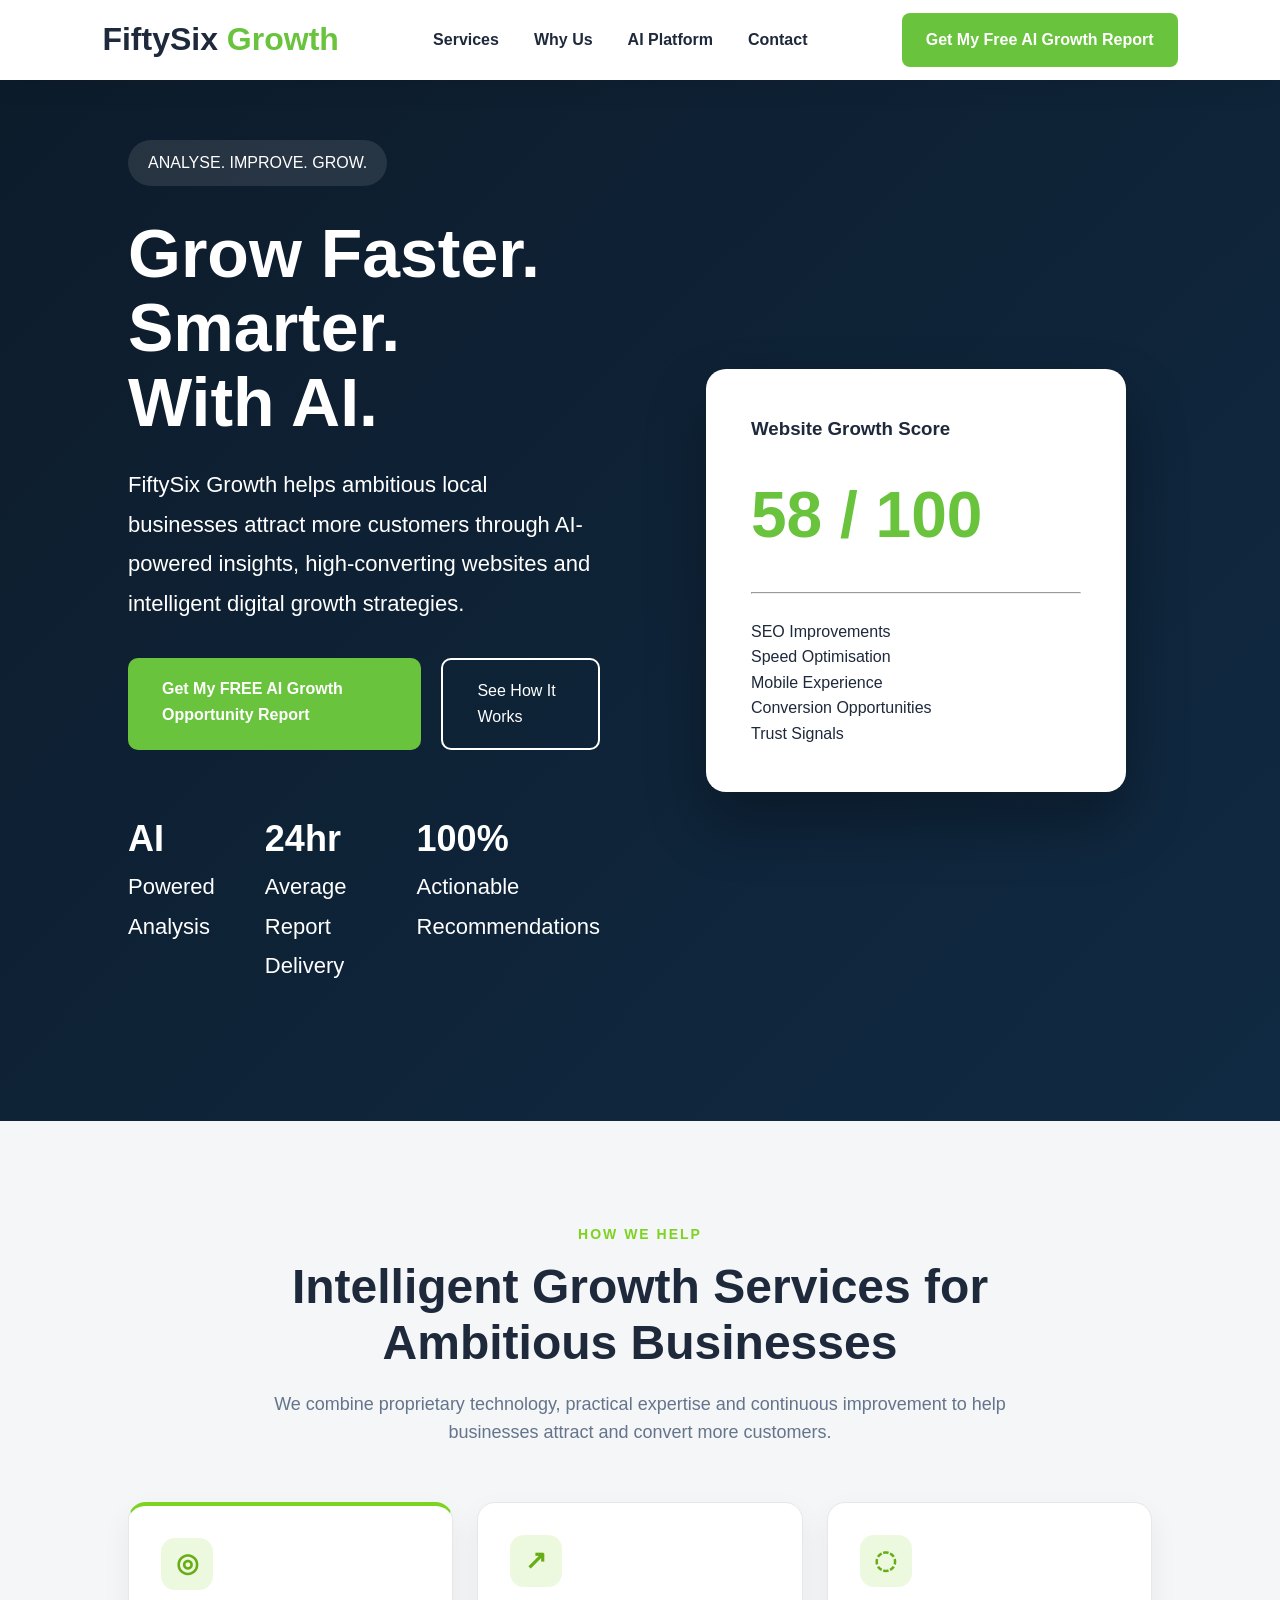
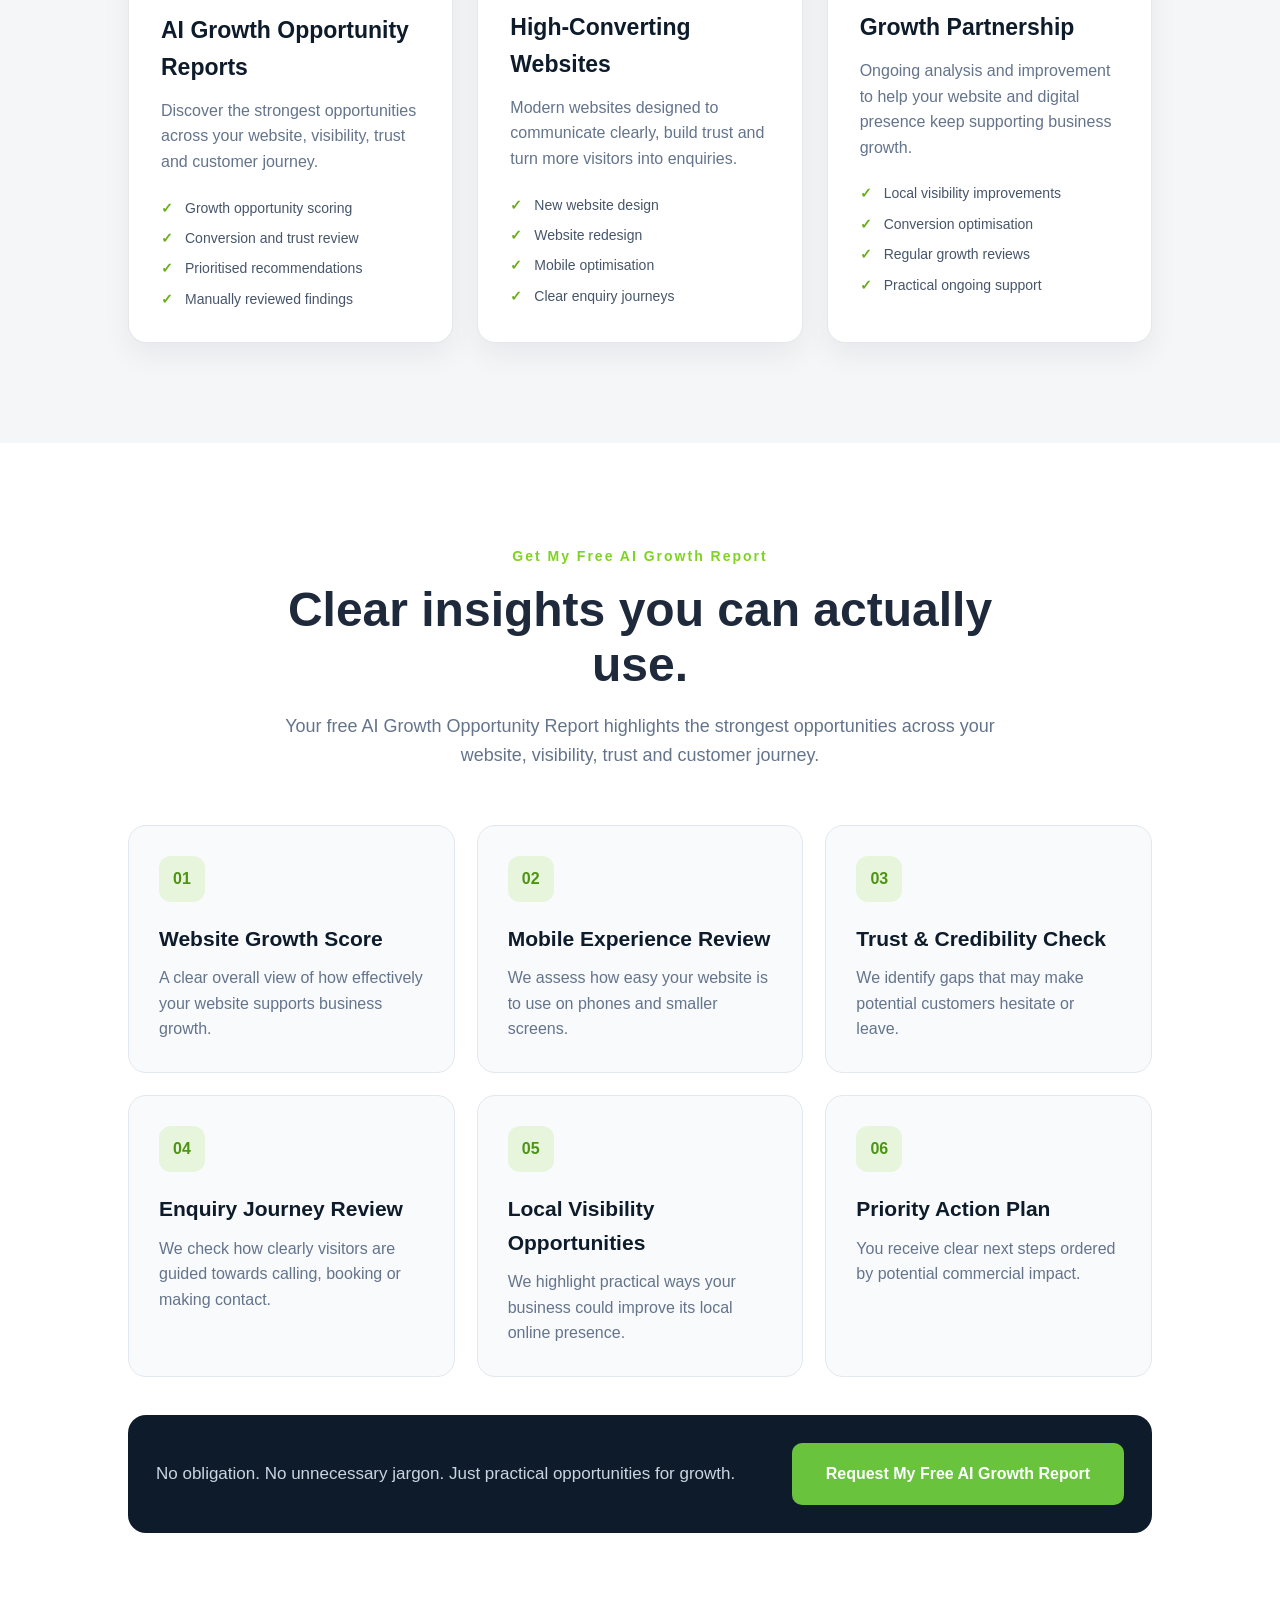
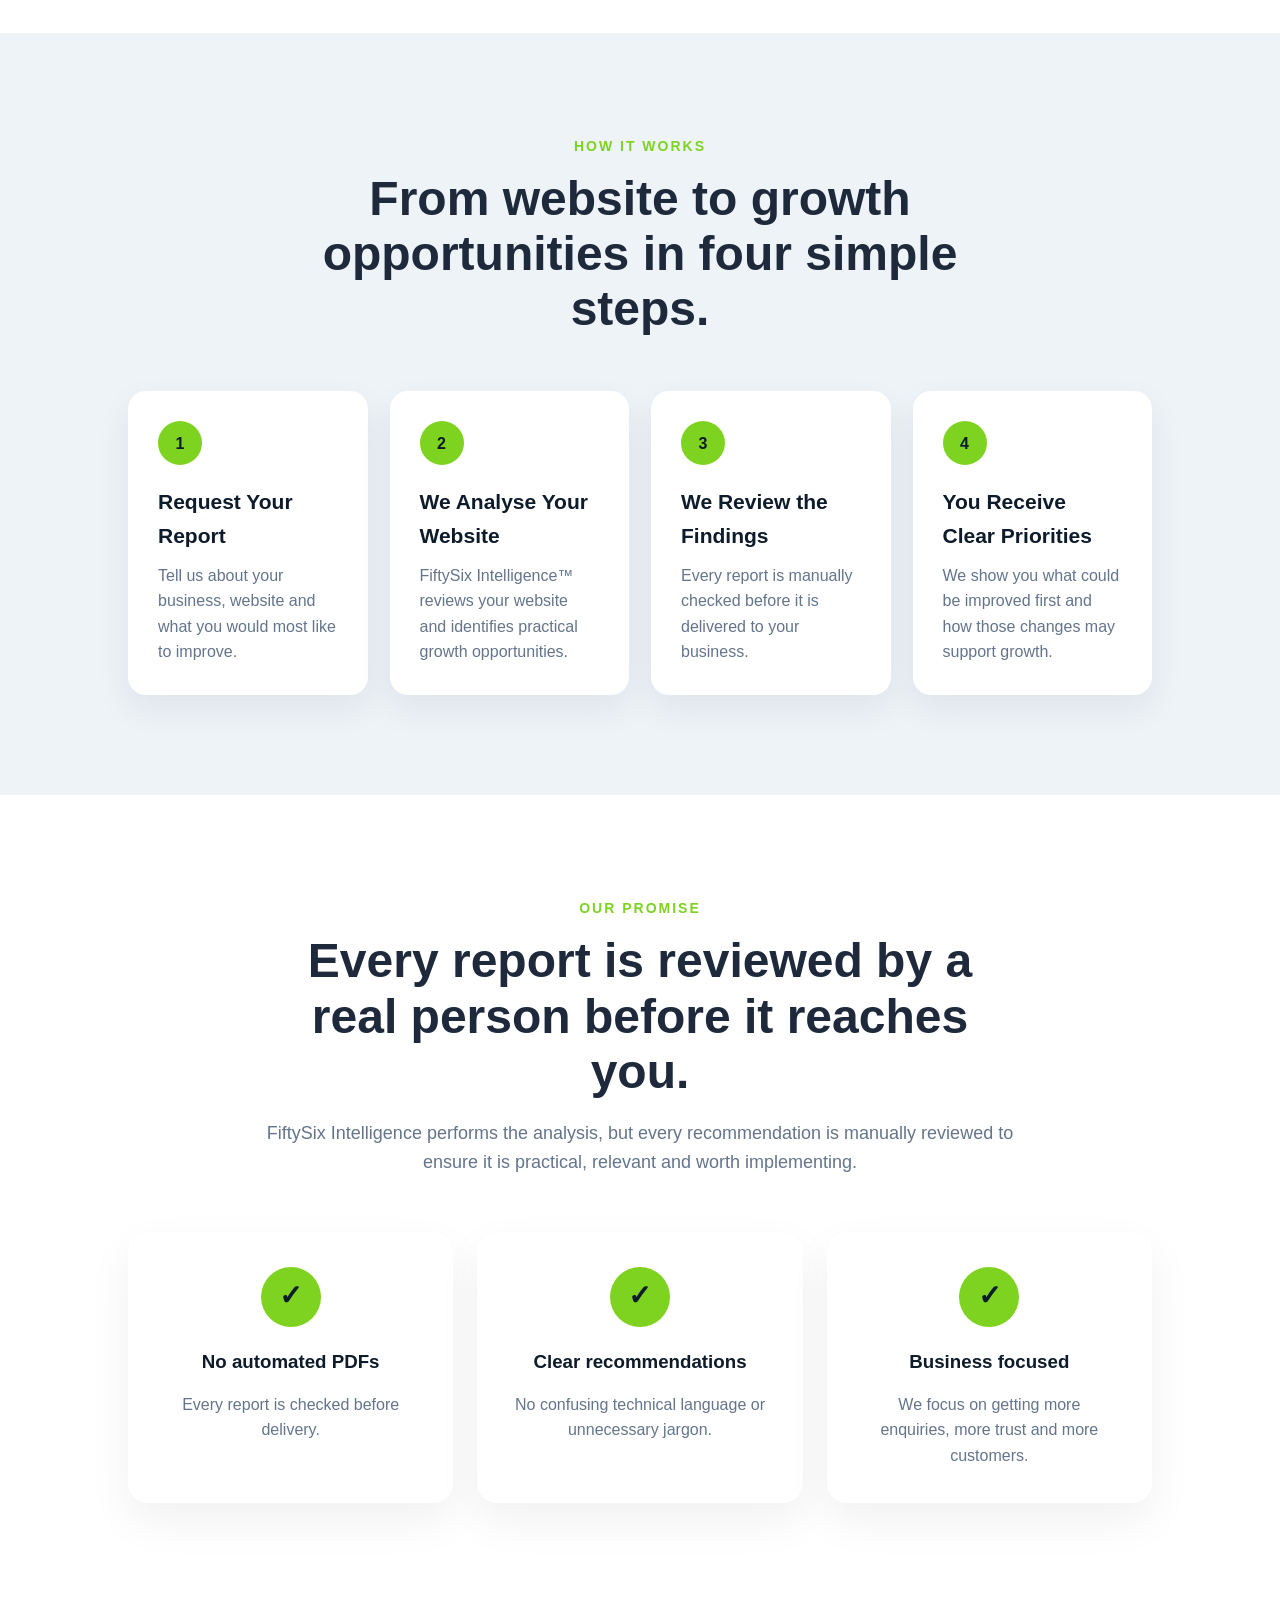
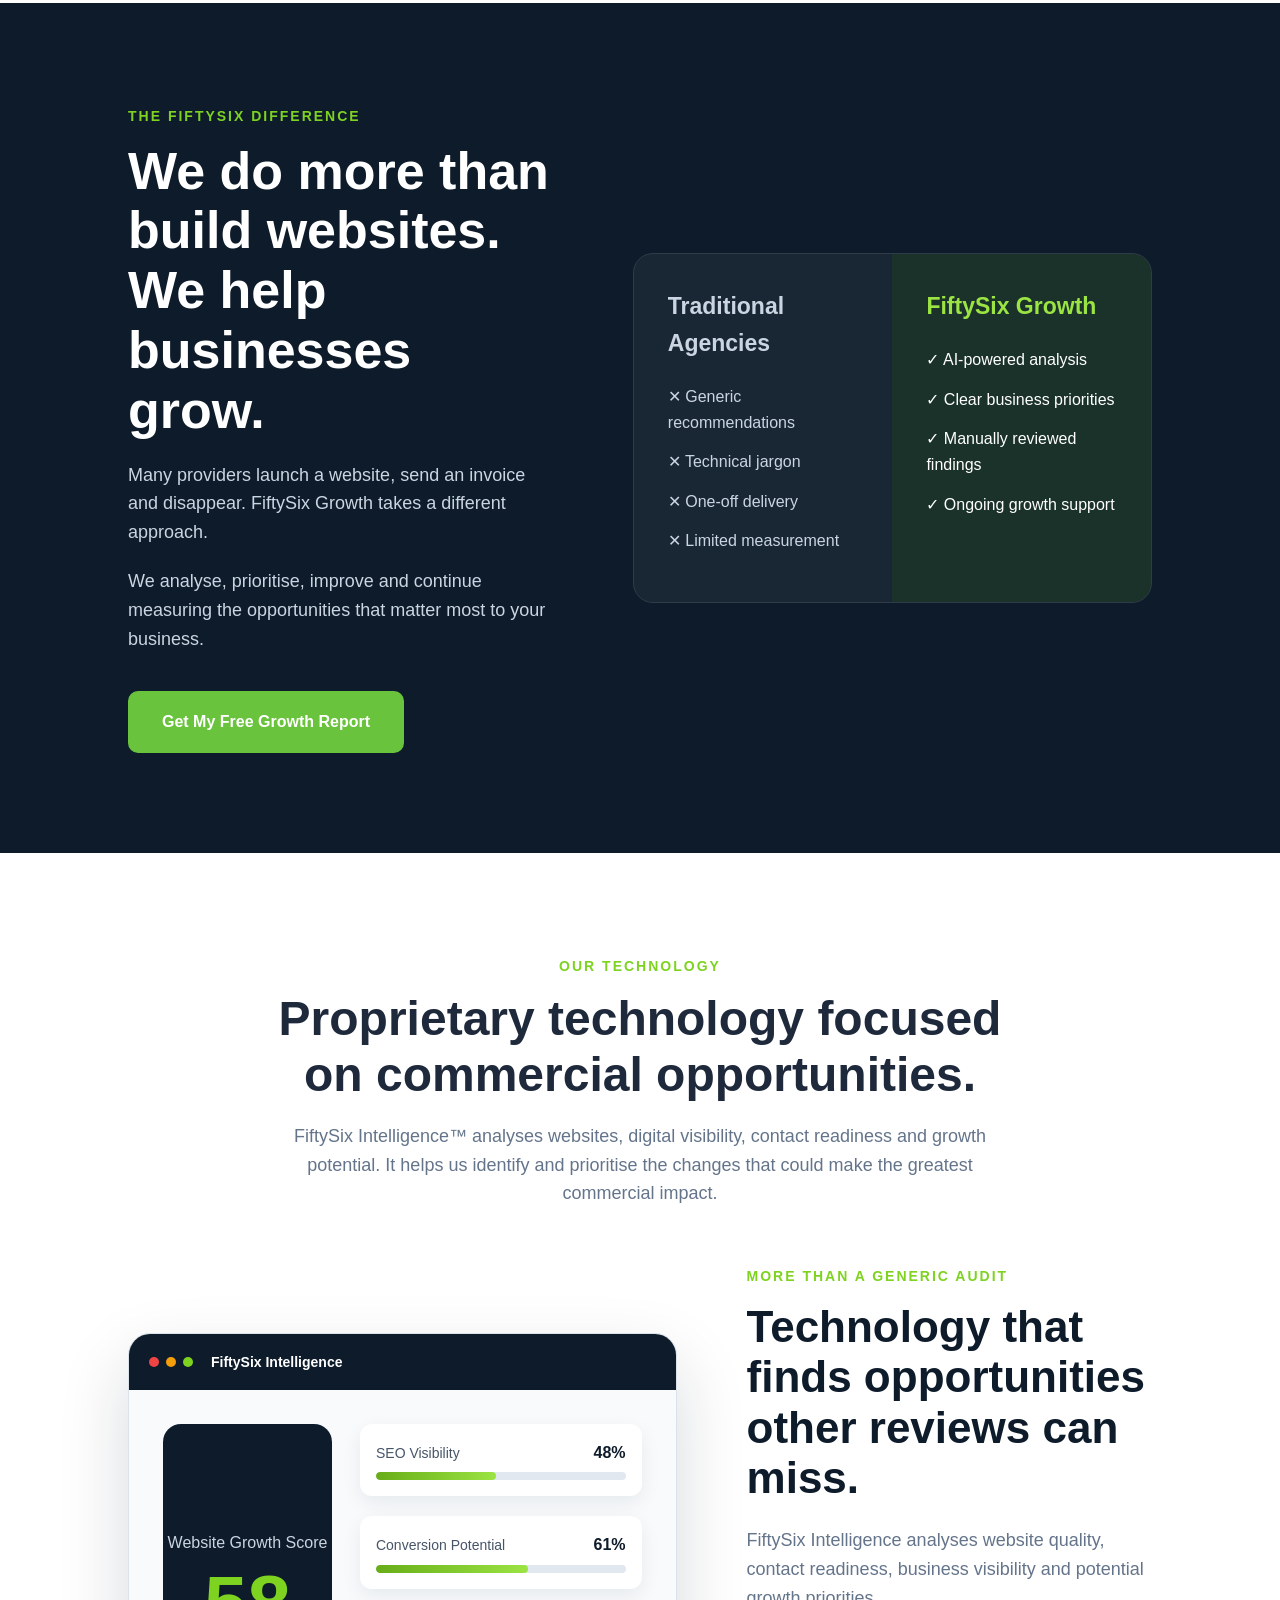
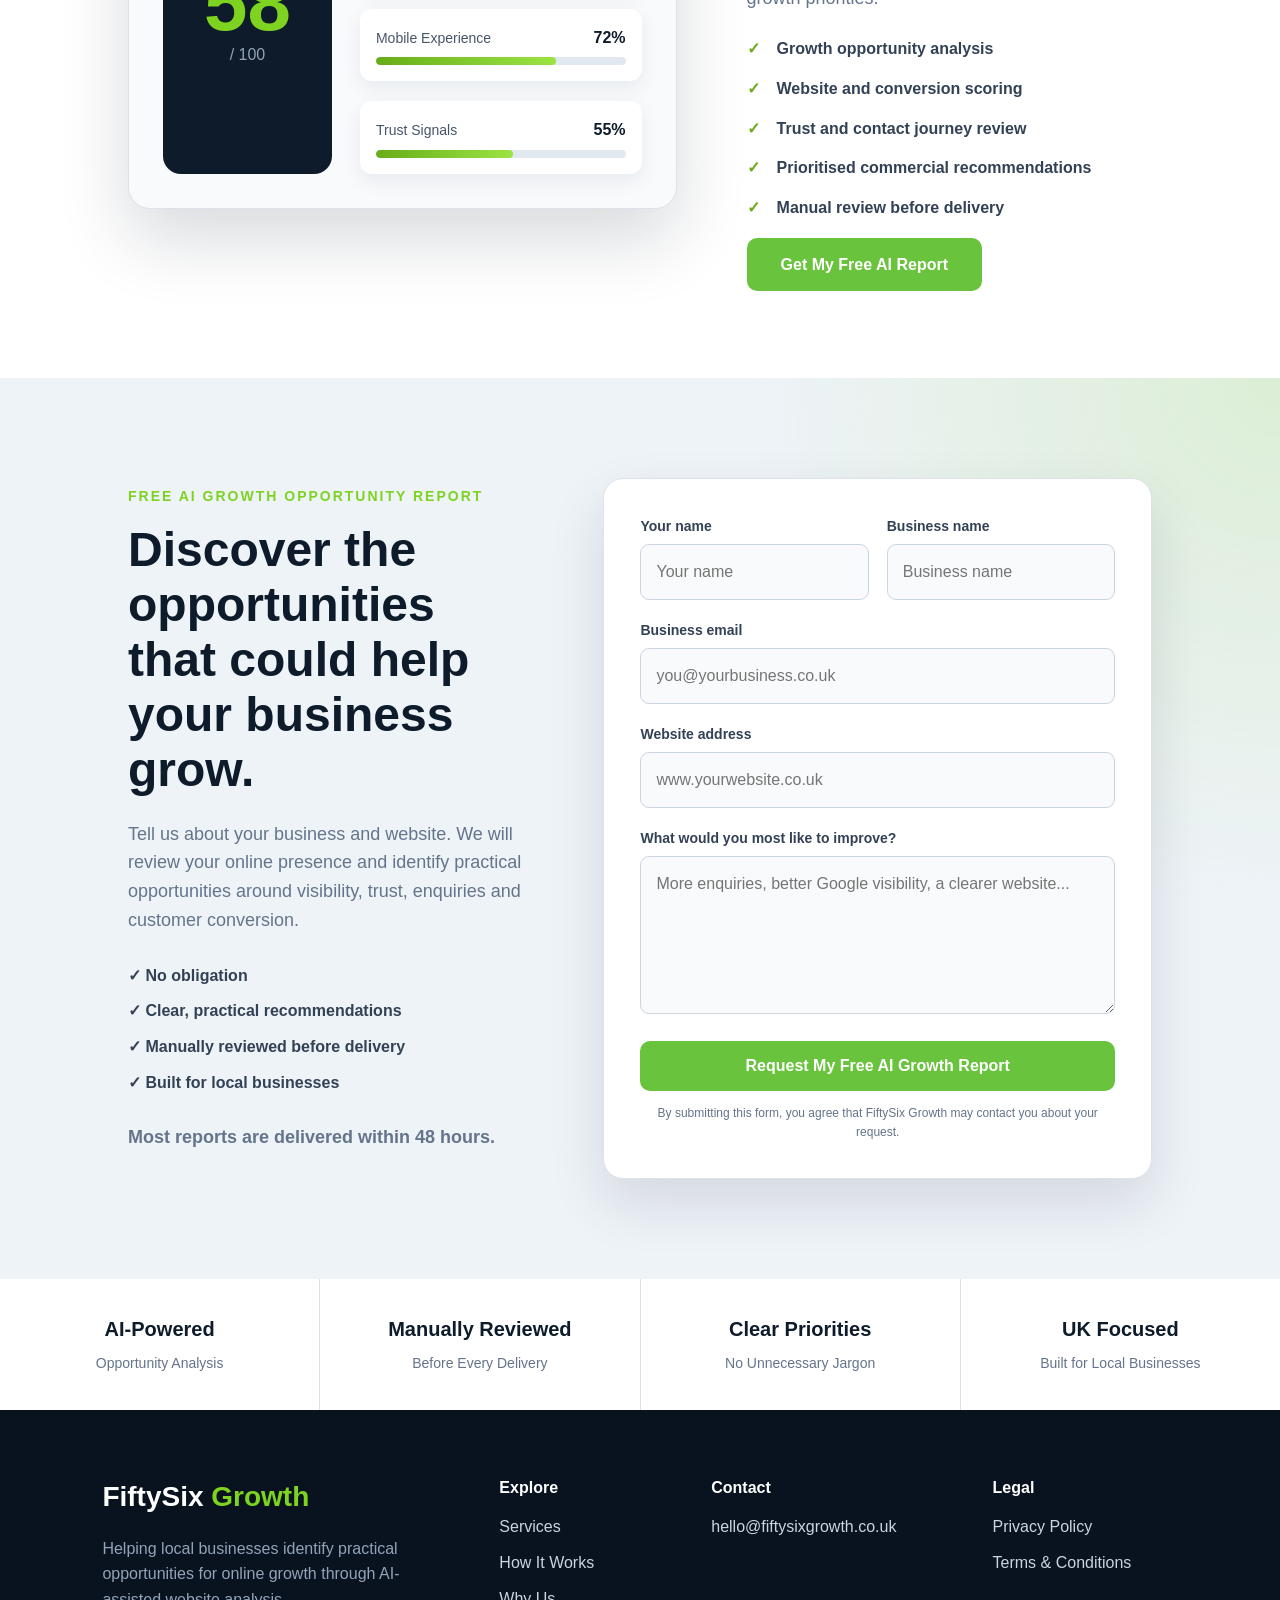
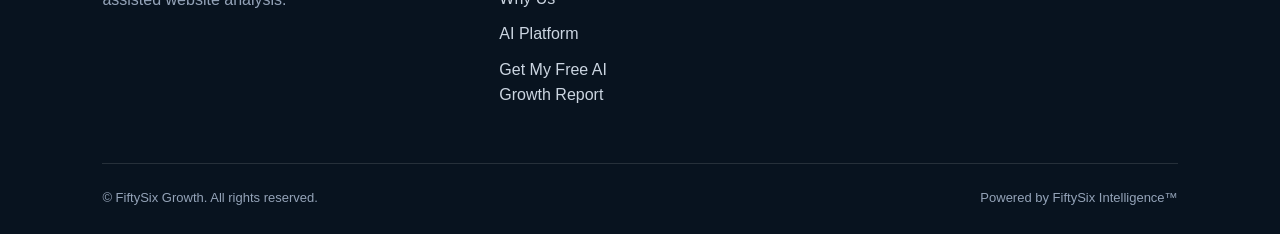
<file: index.html>
<!DOCTYPE html>
<html lang="en">

<head>

<meta charset="UTF-8">
<meta name="viewport" content="width=device-width, initial-scale=1.0">

<title>FiftySix Growth | AI-Powered Business Growth</title>

<meta
    name="description"
    content="FiftySix Growth helps ambitious local businesses attract more customers through AI-powered growth insights, high-converting websites and intelligent digital strategies."
>

<link rel="stylesheet" href="style.css">

</head>

<body>

<header class="navbar">

    <div class="logo">
        FiftySix <span>Growth</span>
    </div>

    <nav>

        <a href="#services">Services</a>

        <a href="#why">Why Us</a>

        <a href="#software">AI Platform</a>

        <a href="#contact">Contact</a>

    </nav>

    <a href="#contact" class="nav-button">
        Get My Free AI Growth Report
    </a>

</header>

<section id="hero">

<div class="hero-content">

<div class="hero-left">

<div class="badge">

ANALYSE. IMPROVE. GROW.

</div>

<h1>
Grow Faster.<br>
Smarter.<br>
With AI.
</h1>

<p>
FiftySix Growth helps ambitious local businesses attract more customers
through AI-powered insights, high-converting websites and intelligent
digital growth strategies.
</p>

<div class="hero-buttons">

<a href="#contact" class="primary-button">

Get My FREE AI Growth Opportunity Report

</a>

<a href="#software" class="secondary-button">

See How It Works

</a>

</div>

<div class="stats">

<div>

<h2>AI</h2>

<p>Powered Analysis</p>

</div>

<div>

<h2>24hr</h2>

<p>Average Report Delivery</p>

</div>

<div>

<h2>100%</h2>

<p>Actionable Recommendations</p>

</div>

</div>

</div>

<div class="hero-right">

<div class="mock-card">

<h3>Website Growth Score</h3>

<h1>58 / 100</h1>

<hr>

<p>SEO Improvements</p>

<p>Speed Optimisation</p>

<p>Mobile Experience</p>

<p>Conversion Opportunities</p>

<p>Trust Signals</p>

</div>

</div>

</div>

</section>

<section id="services" class="light-section">

    <div class="section-heading">
        <span>HOW WE HELP</span>

        <h2>
            Intelligent Growth Services for Ambitious Businesses
        </h2>

        <p>
            We combine proprietary technology, practical expertise and
            continuous improvement to help businesses attract and convert
            more customers.
        </p>
    </div>

    <div class="service-grid service-grid-three">

        <article class="service-card featured-service">
            <div class="service-icon">◎</div>

            <h3>AI Growth Opportunity Reports</h3>

            <p>
                Discover the strongest opportunities across your website,
                visibility, trust and customer journey.
            </p>

            <ul class="service-points">
                <li>Growth opportunity scoring</li>
                <li>Conversion and trust review</li>
                <li>Prioritised recommendations</li>
                <li>Manually reviewed findings</li>
            </ul>
        </article>

        <article class="service-card">
            <div class="service-icon">↗</div>

            <h3>High-Converting Websites</h3>

            <p>
                Modern websites designed to communicate clearly, build trust
                and turn more visitors into enquiries.
            </p>

            <ul class="service-points">
                <li>New website design</li>
                <li>Website redesign</li>
                <li>Mobile optimisation</li>
                <li>Clear enquiry journeys</li>
            </ul>
        </article>

        <article class="service-card">
            <div class="service-icon">◌</div>

            <h3>Growth Partnership</h3>

            <p>
                Ongoing analysis and improvement to help your website and
                digital presence keep supporting business growth.
            </p>

            <ul class="service-points">
                <li>Local visibility improvements</li>
                <li>Conversion optimisation</li>
                <li>Regular growth reviews</li>
                <li>Practical ongoing support</li>
            </ul>
        </article>

    </div>

</section>

<section id="report-includes" class="report-includes-section">

    <div class="section-heading">

        <span>Get My Free AI Growth Report</span>

        <h2>
            Clear insights you can actually use.
        </h2>

        <p>
            Your free AI Growth Opportunity Report highlights the strongest
            opportunities across your website, visibility, trust and customer
            journey.
        </p>

    </div>

    <div class="report-includes-grid">

        <article class="report-feature">
            <div class="report-feature-icon">01</div>
            <h3>Website Growth Score</h3>
            <p>
                A clear overall view of how effectively your website supports
                business growth.
            </p>
        </article>

        <article class="report-feature">
            <div class="report-feature-icon">02</div>
            <h3>Mobile Experience Review</h3>
            <p>
                We assess how easy your website is to use on phones and smaller
                screens.
            </p>
        </article>

        <article class="report-feature">
            <div class="report-feature-icon">03</div>
            <h3>Trust & Credibility Check</h3>
            <p>
                We identify gaps that may make potential customers hesitate or
                leave.
            </p>
        </article>

        <article class="report-feature">
            <div class="report-feature-icon">04</div>
            <h3>Enquiry Journey Review</h3>
            <p>
                We check how clearly visitors are guided towards calling,
                booking or making contact.
            </p>
        </article>

        <article class="report-feature">
            <div class="report-feature-icon">05</div>
            <h3>Local Visibility Opportunities</h3>
            <p>
                We highlight practical ways your business could improve its
                local online presence.
            </p>
        </article>

        <article class="report-feature">
            <div class="report-feature-icon">06</div>
            <h3>Priority Action Plan</h3>
            <p>
                You receive clear next steps ordered by potential commercial
                impact.
            </p>
        </article>

    </div>

    <div class="report-cta">

        <p>
            No obligation. No unnecessary jargon. Just practical opportunities
            for growth.
        </p>

        <a href="#contact" class="primary-button">
            Request My Free AI Growth Report
        </a>

    </div>

</section>

<section id="process" class="process-section">

    <div class="section-heading">

        <span>HOW IT WORKS</span>

        <h2>
            From website to growth opportunities in four simple steps.
        </h2>

    </div>

    <div class="process-grid">

        <article class="process-step">

            <div class="process-number">1</div>

            <h3>Request Your Report</h3>

            <p>
                Tell us about your business, website and what you would most
                like to improve.
            </p>

        </article>

        <article class="process-step">

            <div class="process-number">2</div>

            <h3>We Analyse Your Website</h3>

            <p>
                FiftySix Intelligence™ reviews your website and identifies
                practical growth opportunities.
            </p>

        </article>

        <article class="process-step">

            <div class="process-number">3</div>

            <h3>We Review the Findings</h3>

            <p>
                Every report is manually checked before it is delivered to your
                business.
            </p>

        </article>

        <article class="process-step">

            <div class="process-number">4</div>

            <h3>You Receive Clear Priorities</h3>

            <p>
                We show you what could be improved first and how those changes
                may support growth.
            </p>

        </article>

    </div>

</section>

<section class="promise-section">

    <div class="section-heading">
        <span>OUR PROMISE</span>

        <h2>
            Every report is reviewed by a real person before it reaches you.
        </h2>

        <p>
            FiftySix Intelligence performs the analysis, but every recommendation
            is manually reviewed to ensure it is practical, relevant and worth
            implementing.
        </p>
    </div>

    <div class="promise-grid">

        <div class="promise-card">
            <div class="tick">✓</div>
            <h3>No automated PDFs</h3>
            <p>
                Every report is checked before delivery.
            </p>
        </div>

        <div class="promise-card">
            <div class="tick">✓</div>
            <h3>Clear recommendations</h3>
            <p>
                No confusing technical language or unnecessary jargon.
            </p>
        </div>

        <div class="promise-card">
            <div class="tick">✓</div>
            <h3>Business focused</h3>
            <p>
                We focus on getting more enquiries, more trust and more customers.
            </p>
        </div>

    </div>

</section>

<section id="why" class="dark-section">

    <div class="why-layout">

        <div class="why-copy">

            <span class="eyebrow">THE FIFTYSIX DIFFERENCE</span>

            <h2>
                We do more than build websites.
                We help businesses grow.
            </h2>

            <p>
                Many providers launch a website, send an invoice and disappear.
                FiftySix Growth takes a different approach.
            </p>

            <p>
                We analyse, prioritise, improve and continue measuring the
                opportunities that matter most to your business.
            </p>

            <a href="#contact" class="primary-button">
                Get My Free Growth Report
            </a>

        </div>

        <div class="comparison-panel">

            <div class="comparison-column comparison-other">
                <h3>Traditional Agencies</h3>

                <p>✕ Generic recommendations</p>
                <p>✕ Technical jargon</p>
                <p>✕ One-off delivery</p>
                <p>✕ Limited measurement</p>
            </div>

            <div class="comparison-column comparison-us">
                <h3>FiftySix Growth</h3>

                <p>✓ AI-powered analysis</p>
                <p>✓ Clear business priorities</p>
                <p>✓ Manually reviewed findings</p>
                <p>✓ Ongoing growth support</p>
            </div>

        </div>

    </div>

</section>

<section id="software" class="software-section">

    <div class="section-heading">
        <span>OUR TECHNOLOGY</span>
        <h2> Proprietary technology focused on commercial opportunities. </h2>
        <p>
             FiftySix Intelligence™ analyses websites, digital visibility,
             contact readiness and growth potential. It helps us identify and
             prioritise the changes that could make the greatest commercial impact.
        </p>
    </div>

    <div class="software-layout">

        <div class="software-preview">

            <div class="preview-topbar">
                <div class="preview-dots">
                    <span></span>
                    <span></span>
                    <span></span>
                </div>

                <p>FiftySix Intelligence</p>
            </div>

            <div class="preview-content">

                <div class="score-panel">
                    <p>Website Growth Score</p>
                    <strong>58</strong>
                    <span>/ 100</span>
                </div>

                <div class="preview-metrics">

                    <div>
                        <span>SEO Visibility</span>
                        <strong>48%</strong>
                        <div class="metric-bar">
                            <i style="width: 48%;"></i>
                        </div>
                    </div>

                    <div>
                        <span>Conversion Potential</span>
                        <strong>61%</strong>
                        <div class="metric-bar">
                            <i style="width: 61%;"></i>
                        </div>
                    </div>

                    <div>
                        <span>Mobile Experience</span>
                        <strong>72%</strong>
                        <div class="metric-bar">
                            <i style="width: 72%;"></i>
                        </div>
                    </div>

                    <div>
                        <span>Trust Signals</span>
                        <strong>55%</strong>
                        <div class="metric-bar">
                            <i style="width: 55%;"></i>
                        </div>
                    </div>

                </div>

            </div>

        </div>

        <div class="software-copy">

            <span class="eyebrow">MORE THAN A GENERIC AUDIT</span>

            <h2>
                Technology that finds opportunities other reviews can miss.
            </h2>

            <p>
                FiftySix Intelligence analyses website quality, contact
                readiness, business visibility and potential growth priorities.
            </p>

            <ul class="feature-list">
                <li>Growth opportunity analysis</li>
                <li>Website and conversion scoring</li>
                <li>Trust and contact journey review</li>
                <li>Prioritised commercial recommendations</li>
                <li>Manual review before delivery</li>
            </ul>

            <a href="#contact" class="primary-button">
                Get My Free AI Report
            </a>

        </div>

    </div>

</section>

<section id="contact" class="contact-section">

    <div class="contact-layout">

        <div class="contact-copy">

            <span class="eyebrow">
                FREE AI GROWTH OPPORTUNITY REPORT
            </span>

            <h2>
                Discover the opportunities that could help your business grow.
            </h2>

            <p>
                Tell us about your business and website. We will review your
                online presence and identify practical opportunities around
                visibility, trust, enquiries and customer conversion.
            </p>

            <div class="contact-points">
                <p>✓ No obligation</p>
                <p>✓ Clear, practical recommendations</p>
                <p>✓ Manually reviewed before delivery</p>
                <p>✓ Built for local businesses</p>
            </div>

            <p class="delivery-promise">
                Most reports are delivered within 48 hours.
            </p>

        </div>

        <form
            id="report-form"
            class="report-form"
            action="https://formspree.io/f/xdarqvon"
            method="POST"
        >

            <input
                type="hidden"
                name="_subject"
                value="New Free AI Growth Report Request"
            >

            <div class="honeypot-field" aria-hidden="true">
                <input
                    type="text"
                    name="_gotcha"
                    tabindex="-1"
                    autocomplete="off"
                >
            </div>

            <div class="form-row">

                <div class="form-group">
                    <label for="name">Your name</label>

                    <input
                        type="text"
                        id="name"
                        name="Customer Name"
                        required
                        autocomplete="name"
                        placeholder="Your name"
                    >
                </div>

                <div class="form-group">
                    <label for="business">Business name</label>

                    <input
                        type="text"
                        id="business"
                        name="Business Name"
                        required
                        autocomplete="organization"
                        placeholder="Business name"
                    >
                </div>

            </div>

            <div class="form-group">
                <label for="email">Business email</label>

                <input
                    type="email"
                    id="email"
                    name="email"
                    required
                    autocomplete="email"
                    placeholder="you@yourbusiness.co.uk"
                >
            </div>

            <div class="form-group">
                <label for="website">Website address</label>

                <input
                    type="text"
                    id="website"
                    name="Website"
                    required
                    placeholder="www.yourwebsite.co.uk"
                >
            </div>

            <div class="form-group">
                <label for="message">
                    What would you most like to improve?
                </label>

                <textarea
                    id="message"
                    name="Growth Priorities"
                    rows="5"
                    placeholder="More enquiries, better Google visibility, a clearer website..."
                ></textarea>
            </div>

            <button type="submit" class="form-button">
                Request My Free AI Growth Report
            </button>

            <p
                id="form-status"
                class="form-status"
                role="status"
                aria-live="polite"
            ></p>

            <p class="form-note">
                By submitting this form, you agree that FiftySix Growth may
                contact you about your request.
            </p>

        </form>

    </div>

</section>

<section class="trust-strip">

    <div class="trust-stat">
        <strong>AI-Powered</strong>
        <span>Opportunity Analysis</span>
    </div>

    <div class="trust-stat">
        <strong>Manually Reviewed</strong>
        <span>Before Every Delivery</span>
    </div>

    <div class="trust-stat">
        <strong>Clear Priorities</strong>
        <span>No Unnecessary Jargon</span>
    </div>

    <div class="trust-stat">
        <strong>UK Focused</strong>
        <span>Built for Local Businesses</span>
    </div>

</section>

<footer class="site-footer">

    <div class="footer-grid">

        <div>

            <div class="footer-logo">
                FiftySix <span>Growth</span>
            </div>

            <p>
                Helping local businesses identify practical opportunities for
                online growth through AI-assisted website analysis.
            </p>

        </div>

        <div>

            <h3>Explore</h3>

            <a href="#services">Services</a>
            <a href="#process">How It Works</a>
            <a href="#why">Why Us</a>
            <a href="#software">AI Platform</a>
            <a href="#contact">Get My Free AI Growth Report</a>

        </div>

        <div>

            <h3>Contact</h3>

            <a href="mailto:hello@fiftysixgrowth.co.uk">
                hello@fiftysixgrowth.co.uk
            </a>

        </div>

        <div>

            <h3>Legal</h3>

            <a href="privacy.html">
                Privacy Policy
            </a>

            <a href="terms.html">
                Terms & Conditions
            </a>

        </div>

    </div>

    <div class="footer-bottom">

        <p>
            © <span id="current-year"></span> FiftySix Growth.
            All rights reserved.
        </p>

        <p>
            Powered by FiftySix Intelligence™
        </p>

    </div>

</footer>

<script src="script.js"></script>

</body>

</html>
</file>
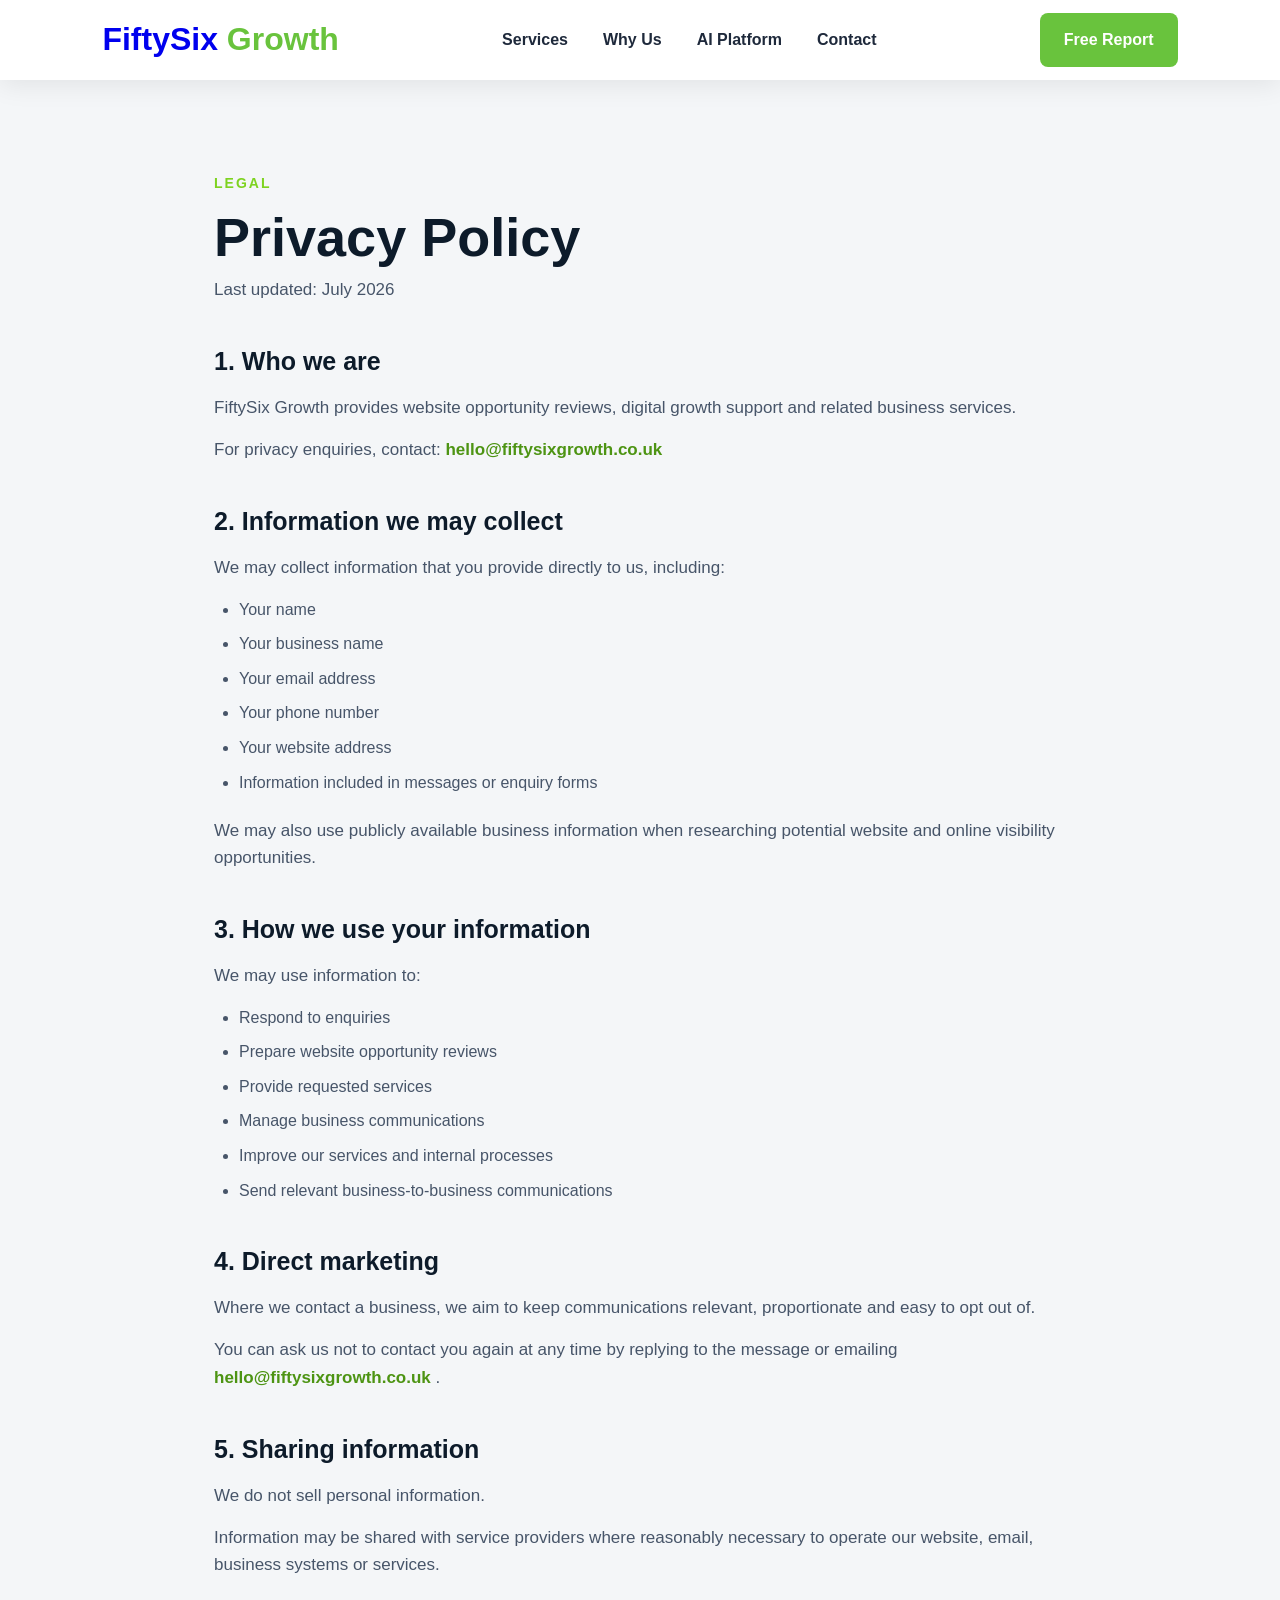
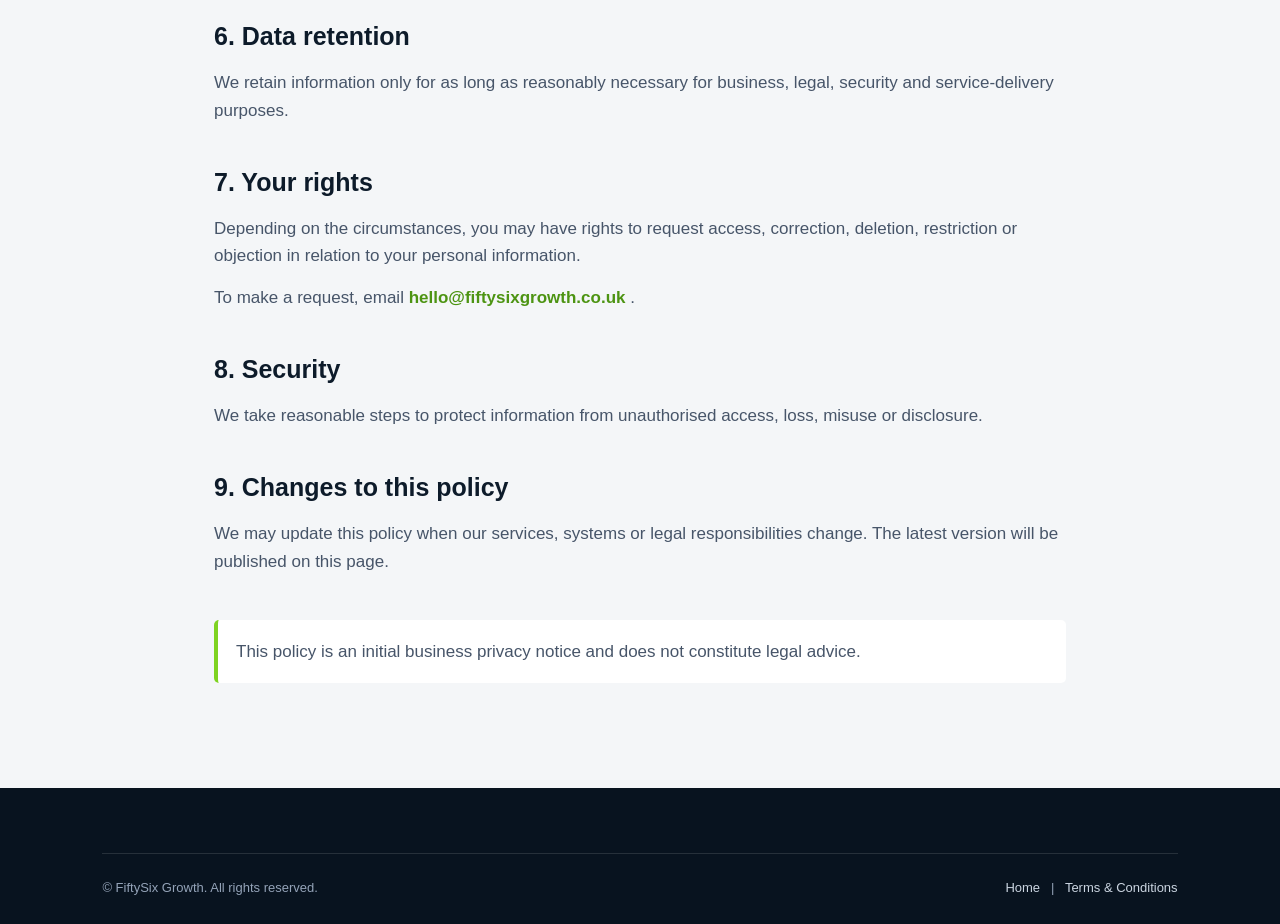
<file: privacy.html>
<!DOCTYPE html>
<html lang="en">

<head>
    <meta charset="UTF-8">
    <meta name="viewport" content="width=device-width, initial-scale=1.0">

    <title>Privacy Policy | FiftySix Growth</title>

    <link rel="stylesheet" href="style.css">
</head>

<body>

<header class="navbar">

    <a href="index.html" class="logo">
        FiftySix <span>Growth</span>
    </a>

    <nav>
        <a href="index.html#services">Services</a>
        <a href="index.html#why">Why Us</a>
        <a href="index.html#software">AI Platform</a>
        <a href="index.html#contact">Contact</a>
    </nav>

    <a href="index.html#contact" class="nav-button">
        Free Report
    </a>

</header>

<main class="legal-page">

    <section class="legal-content">

        <span class="eyebrow">LEGAL</span>

        <h1>Privacy Policy</h1>

        <p class="legal-updated">
            Last updated: July 2026
        </p>

        <h2>1. Who we are</h2>

        <p>
            FiftySix Growth provides website opportunity reviews, digital growth
            support and related business services.
        </p>

        <p>
            For privacy enquiries, contact:
            <a href="mailto:hello@fiftysixgrowth.co.uk">
                hello@fiftysixgrowth.co.uk
            </a>
        </p>

        <h2>2. Information we may collect</h2>

        <p>
            We may collect information that you provide directly to us,
            including:
        </p>

        <ul>
            <li>Your name</li>
            <li>Your business name</li>
            <li>Your email address</li>
            <li>Your phone number</li>
            <li>Your website address</li>
            <li>Information included in messages or enquiry forms</li>
        </ul>

        <p>
            We may also use publicly available business information when
            researching potential website and online visibility opportunities.
        </p>

        <h2>3. How we use your information</h2>

        <p>We may use information to:</p>

        <ul>
            <li>Respond to enquiries</li>
            <li>Prepare website opportunity reviews</li>
            <li>Provide requested services</li>
            <li>Manage business communications</li>
            <li>Improve our services and internal processes</li>
            <li>Send relevant business-to-business communications</li>
        </ul>

        <h2>4. Direct marketing</h2>

        <p>
            Where we contact a business, we aim to keep communications relevant,
            proportionate and easy to opt out of.
        </p>

        <p>
            You can ask us not to contact you again at any time by replying to
            the message or emailing
            <a href="mailto:hello@fiftysixgrowth.co.uk">
                hello@fiftysixgrowth.co.uk
            </a>.
        </p>

        <h2>5. Sharing information</h2>

        <p>
            We do not sell personal information.
        </p>

        <p>
            Information may be shared with service providers where reasonably
            necessary to operate our website, email, business systems or
            services.
        </p>

        <h2>6. Data retention</h2>

        <p>
            We retain information only for as long as reasonably necessary for
            business, legal, security and service-delivery purposes.
        </p>

        <h2>7. Your rights</h2>

        <p>
            Depending on the circumstances, you may have rights to request
            access, correction, deletion, restriction or objection in relation
            to your personal information.
        </p>

        <p>
            To make a request, email
            <a href="mailto:hello@fiftysixgrowth.co.uk">
                hello@fiftysixgrowth.co.uk
            </a>.
        </p>

        <h2>8. Security</h2>

        <p>
            We take reasonable steps to protect information from unauthorised
            access, loss, misuse or disclosure.
        </p>

        <h2>9. Changes to this policy</h2>

        <p>
            We may update this policy when our services, systems or legal
            responsibilities change. The latest version will be published on
            this page.
        </p>

        <p class="legal-note">
            This policy is an initial business privacy notice and does not
            constitute legal advice.
        </p>

    </section>

</main>

<footer class="site-footer">

    <div class="footer-bottom">
        <p>
            © <span id="current-year"></span> FiftySix Growth.
            All rights reserved.
        </p>

        <p>
            <a href="index.html">Home</a>
            &nbsp; | &nbsp;
            <a href="terms.html">Terms & Conditions</a>
        </p>
    </div>

</footer>

<script src="script.js"></script>

</body>
</html>
</file>
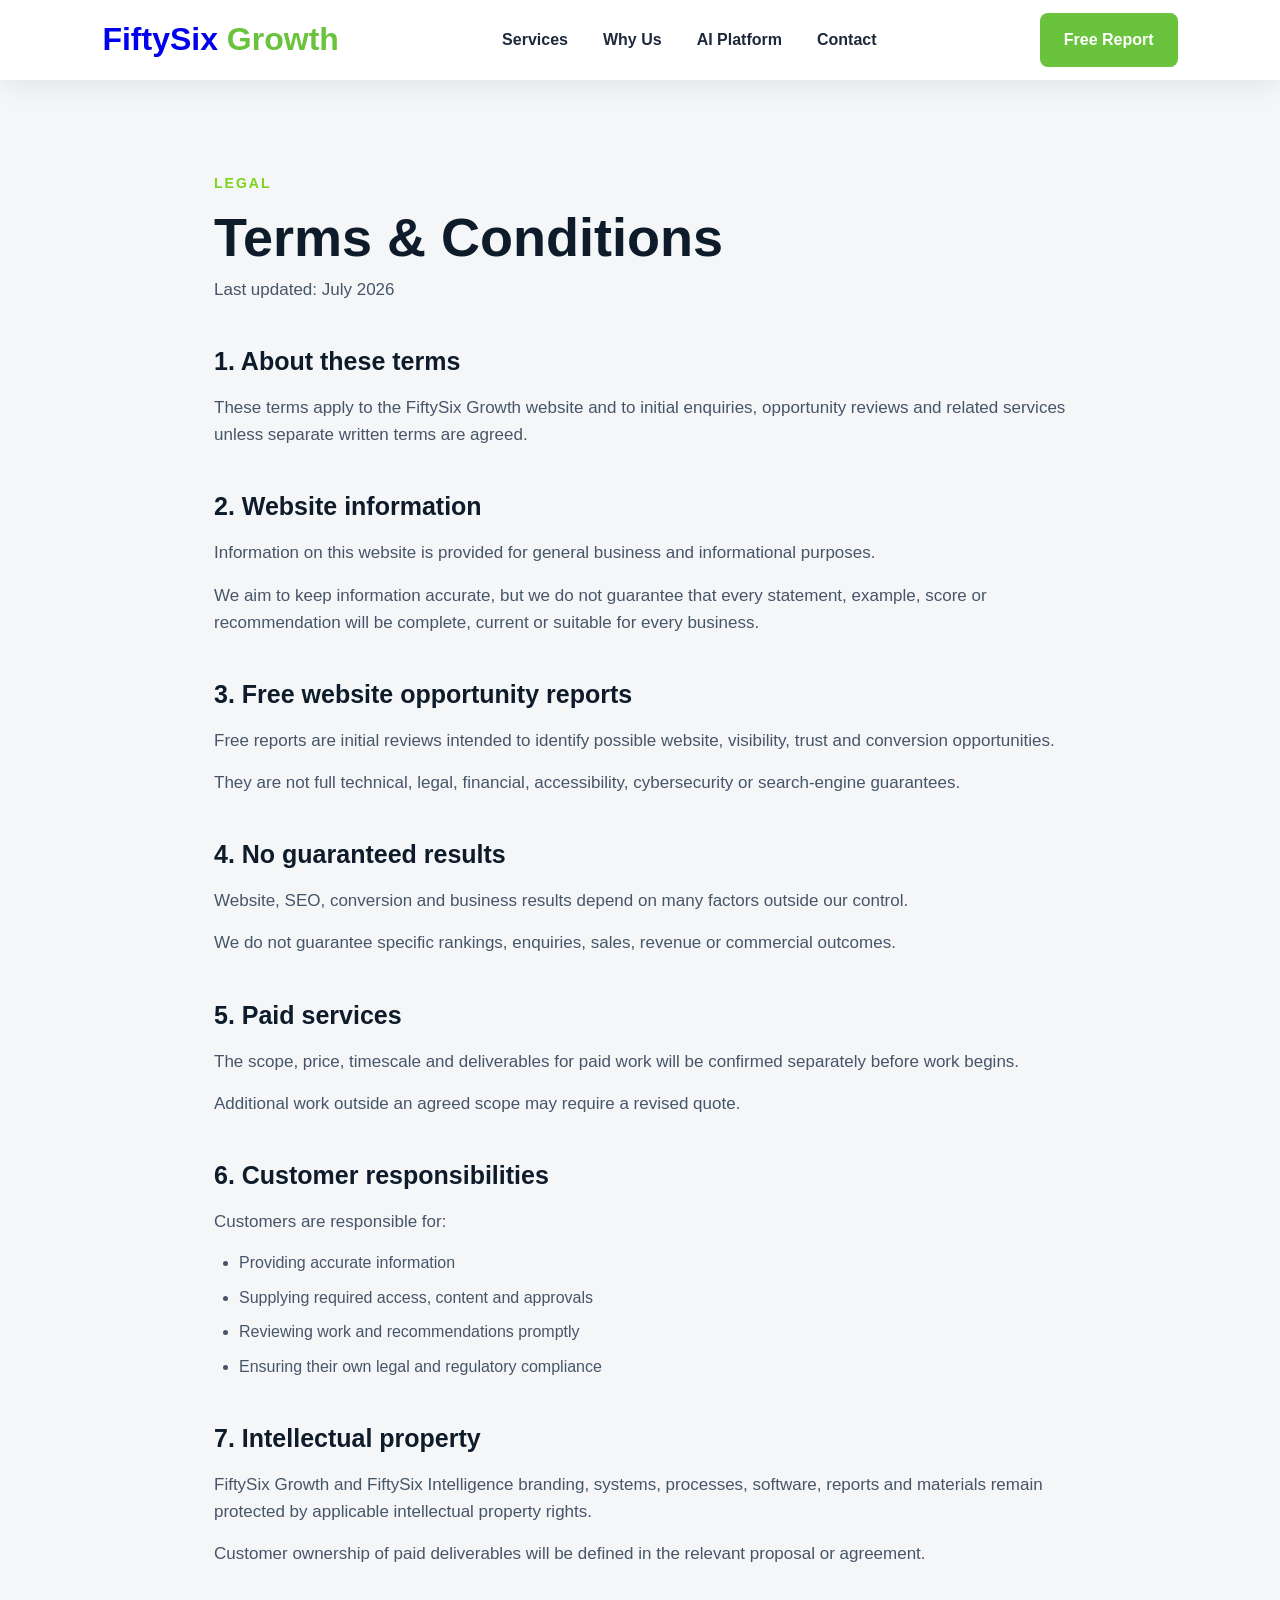
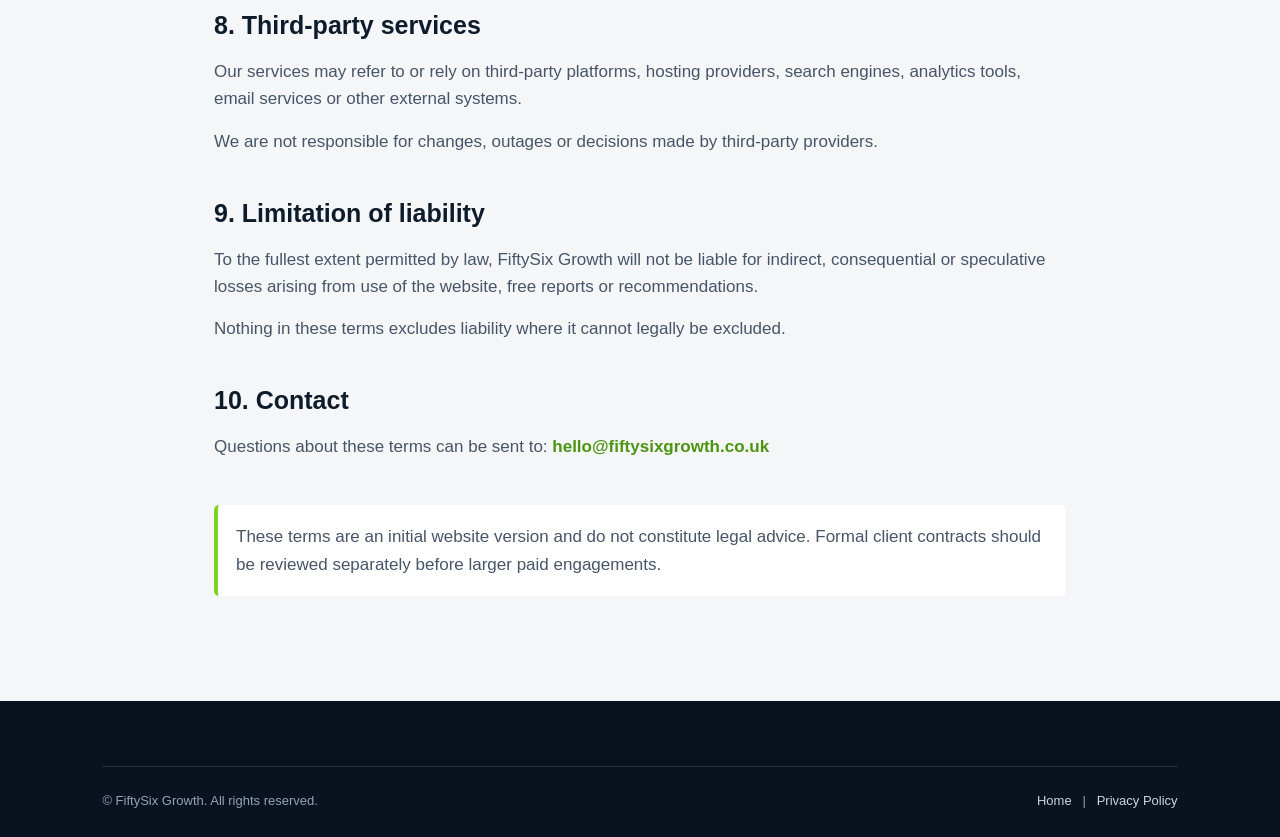
<file: terms.html>
<!DOCTYPE html>
<html lang="en">

<head>
    <meta charset="UTF-8">
    <meta name="viewport" content="width=device-width, initial-scale=1.0">

    <title>Terms & Conditions | FiftySix Growth</title>

    <link rel="stylesheet" href="style.css">
</head>

<body>

<header class="navbar">

    <a href="index.html" class="logo">
        FiftySix <span>Growth</span>
    </a>

    <nav>
        <a href="index.html#services">Services</a>
        <a href="index.html#why">Why Us</a>
        <a href="index.html#software">AI Platform</a>
        <a href="index.html#contact">Contact</a>
    </nav>

    <a href="index.html#contact" class="nav-button">
        Free Report
    </a>

</header>

<main class="legal-page">

    <section class="legal-content">

        <span class="eyebrow">LEGAL</span>

        <h1>Terms & Conditions</h1>

        <p class="legal-updated">
            Last updated: July 2026
        </p>

        <h2>1. About these terms</h2>

        <p>
            These terms apply to the FiftySix Growth website and to initial
            enquiries, opportunity reviews and related services unless separate
            written terms are agreed.
        </p>

        <h2>2. Website information</h2>

        <p>
            Information on this website is provided for general business and
            informational purposes.
        </p>

        <p>
            We aim to keep information accurate, but we do not guarantee that
            every statement, example, score or recommendation will be complete,
            current or suitable for every business.
        </p>

        <h2>3. Free website opportunity reports</h2>

        <p>
            Free reports are initial reviews intended to identify possible
            website, visibility, trust and conversion opportunities.
        </p>

        <p>
            They are not full technical, legal, financial, accessibility,
            cybersecurity or search-engine guarantees.
        </p>

        <h2>4. No guaranteed results</h2>

        <p>
            Website, SEO, conversion and business results depend on many factors
            outside our control.
        </p>

        <p>
            We do not guarantee specific rankings, enquiries, sales, revenue or
            commercial outcomes.
        </p>

        <h2>5. Paid services</h2>

        <p>
            The scope, price, timescale and deliverables for paid work will be
            confirmed separately before work begins.
        </p>

        <p>
            Additional work outside an agreed scope may require a revised quote.
        </p>

        <h2>6. Customer responsibilities</h2>

        <p>Customers are responsible for:</p>

        <ul>
            <li>Providing accurate information</li>
            <li>Supplying required access, content and approvals</li>
            <li>Reviewing work and recommendations promptly</li>
            <li>Ensuring their own legal and regulatory compliance</li>
        </ul>

        <h2>7. Intellectual property</h2>

        <p>
            FiftySix Growth and FiftySix Intelligence branding, systems,
            processes, software, reports and materials remain protected by
            applicable intellectual property rights.
        </p>

        <p>
            Customer ownership of paid deliverables will be defined in the
            relevant proposal or agreement.
        </p>

        <h2>8. Third-party services</h2>

        <p>
            Our services may refer to or rely on third-party platforms,
            hosting providers, search engines, analytics tools, email services
            or other external systems.
        </p>

        <p>
            We are not responsible for changes, outages or decisions made by
            third-party providers.
        </p>

        <h2>9. Limitation of liability</h2>

        <p>
            To the fullest extent permitted by law, FiftySix Growth will not be
            liable for indirect, consequential or speculative losses arising
            from use of the website, free reports or recommendations.
        </p>

        <p>
            Nothing in these terms excludes liability where it cannot legally
            be excluded.
        </p>

        <h2>10. Contact</h2>

        <p>
            Questions about these terms can be sent to:
            <a href="mailto:hello@fiftysixgrowth.co.uk">
                hello@fiftysixgrowth.co.uk
            </a>
        </p>

        <p class="legal-note">
            These terms are an initial website version and do not constitute
            legal advice. Formal client contracts should be reviewed separately
            before larger paid engagements.
        </p>

    </section>

</main>

<footer class="site-footer">

    <div class="footer-bottom">
        <p>
            © <span id="current-year"></span> FiftySix Growth.
            All rights reserved.
        </p>

        <p>
            <a href="index.html">Home</a>
            &nbsp; | &nbsp;
            <a href="privacy.html">Privacy Policy</a>
        </p>
    </div>

</footer>

<script src="script.js"></script>

</body>
</html>
</file>
<file: style.css>
*{
margin:0;
padding:0;
box-sizing:border-box;
}

body{

font-family:Arial, Helvetica, sans-serif;

background:#F5F7FA;

color:#1E293B;

line-height:1.6;

}

section{

padding:100px 10%;

}

h1,h2,h3{

font-weight:700;

}

a{

text-decoration:none;

}

/* ---------- NAVIGATION ---------- */

.navbar{

position:fixed;

top:0;

left:0;

right:0;

height:80px;

background:white;

display:flex;

justify-content:space-between;

align-items:center;

padding:0 8%;

box-shadow:0 5px 25px rgba(0,0,0,.08);

z-index:1000;

}

.logo{

font-size:32px;

font-weight:bold;

}

.logo span{

color:#69C33D;

}

nav{

display:flex;

gap:35px;

}

nav a{

color:#1E293B;

font-weight:600;

}

.nav-button{

background:#69C33D;

padding:14px 24px;

border-radius:8px;

color:white;

font-weight:bold;

}

/* ---------- HERO ---------- */

#hero{

min-height:100vh;

display:flex;

align-items:center;

background:linear-gradient(135deg,#0D1B2A,#102A43);

color:white;

padding-top:140px;

}

.hero-content{

display:flex;

justify-content:space-between;

align-items:center;

gap:80px;

width:100%;

}

.hero-left{

flex:1;

}

.hero-right{

flex:1;

display:flex;

justify-content:center;

}

.badge{

display:inline-block;

padding:10px 20px;

background:rgba(255,255,255,.1);

border-radius:50px;

margin-bottom:30px;

}

.hero-left h1{

font-size:68px;

line-height:1.1;

margin-bottom:25px;

}

.hero-left p{

font-size:22px;

line-height:1.8;

margin-bottom:35px;

max-width:700px;

}

.hero-buttons{

display:flex;

gap:20px;

margin-bottom:60px;

}

.primary-button{

background:#69C33D;

padding:18px 34px;

border-radius:10px;

color:white;

font-weight:bold;

}

.secondary-button{

border:2px solid white;

padding:18px 34px;

border-radius:10px;

color:white;

}

.stats{

display:flex;

gap:50px;

}

.stats h2{

font-size:36px;

}

.mock-card{

background:white;

color:#1E293B;

padding:45px;

border-radius:20px;

box-shadow:0 30px 60px rgba(0,0,0,.3);

width:420px;

}

.mock-card h1{

font-size:64px;

color:#69C33D;

margin:20px 0;

}

.mock-card hr{

margin:25px 0;

}

/* ---------- SHARED SECTIONS ---------- */

.light-section {
    background: #f4f6f8;
}

.dark-section {
    background: #0d1b2a;
    color: white;
}

.section-heading {
    max-width: 760px;
    margin: 0 auto 55px;
    text-align: center;
}

.section-heading span,
.eyebrow {
    display: inline-block;
    margin-bottom: 14px;
    color: #7ed321;
    font-size: 14px;
    font-weight: 800;
    letter-spacing: 2px;
}

.section-heading h2,
.why-copy h2 {
    margin-bottom: 20px;
    font-size: 48px;
    line-height: 1.15;
}

.section-heading p {
    color: #64748b;
    font-size: 18px;
}

/* ---------- SERVICES ---------- */

.service-grid {
    display: grid;
    grid-template-columns: repeat(3, 1fr);
    gap: 24px;
}

.service-card {
    padding: 32px;
    background: white;
    border: 1px solid #e5e7eb;
    border-radius: 18px;
    box-shadow: 0 12px 30px rgba(15, 23, 42, 0.06);
    transition: transform 0.25s ease, box-shadow 0.25s ease;
}

.service-card:hover {
    transform: translateY(-7px);
    box-shadow: 0 20px 45px rgba(15, 23, 42, 0.12);
}

.service-icon {
    display: flex;
    width: 52px;
    height: 52px;
    margin-bottom: 22px;
    align-items: center;
    justify-content: center;
    border-radius: 14px;
    background: rgba(126, 211, 33, 0.14);
    color: #68ad18;
    font-size: 26px;
    font-weight: 800;
}

.service-card h3 {
    margin-bottom: 12px;
    font-size: 23px;
    color: #0d1b2a;
}

.service-card p {
    color: #64748b;
}

/* ---------- WHY US ---------- */

.why-layout {
    display: grid;
    grid-template-columns: 0.9fr 1.1fr;
    gap: 80px;
    align-items: center;
}

.why-copy h2 {
    font-size: 52px;
}

.why-copy p {
    max-width: 620px;
    margin-bottom: 20px;
    color: #cbd5e1;
    font-size: 18px;
}

.why-copy .primary-button {
    display: inline-block;
    margin-top: 18px;
}

.benefit-list {
    display: grid;
    gap: 18px;
}

.benefit-item {
    display: flex;
    gap: 20px;
    padding: 24px;
    border: 1px solid rgba(255, 255, 255, 0.12);
    border-radius: 16px;
    background: rgba(255, 255, 255, 0.06);
}

.benefit-item > span {
    color: #7ed321;
    font-size: 16px;
    font-weight: 800;
}

.benefit-item h3 {
    margin-bottom: 6px;
    font-size: 21px;
}

.benefit-item p {
    color: #cbd5e1;
}

/* ---------- RESPONSIVE ---------- */

@media (max-width: 900px) {
    nav {
        display: none;
    }

    .hero-content,
    .why-layout {
        grid-template-columns: 1fr;
        display: grid;
    }

    .hero-left h1 {
        font-size: 48px;
    }

    .service-grid {
        grid-template-columns: repeat(2, 1fr);
    }

    .stats {
        flex-wrap: wrap;
    }
}

@media (max-width: 620px) {
    section {
        padding: 75px 7%;
    }

    .navbar {
        padding: 0 5%;
    }

    .logo {
        font-size: 23px;
    }

    .nav-button {
        padding: 10px 14px;
        font-size: 13px;
    }

    .hero-left h1 {
        font-size: 40px;
    }

    .hero-left p {
        font-size: 18px;
    }

    .hero-buttons {
        flex-direction: column;
    }

    .primary-button,
    .secondary-button {
        text-align: center;
    }

    .service-grid {
        grid-template-columns: 1fr;
    }

    .section-heading h2,
    .why-copy h2 {
        font-size: 36px;
    }

    .mock-card {
        width: 100%;
    }
}
/* ---------- SOFTWARE SHOWCASE ---------- */

.software-section {
    background: white;
}

.software-layout {
    display: grid;
    grid-template-columns: 1.15fr 0.85fr;
    gap: 70px;
    align-items: center;
}

.software-preview {
    overflow: hidden;
    border: 1px solid #dbe2ea;
    border-radius: 22px;
    background: #f8fafc;
    box-shadow: 0 30px 70px rgba(15, 23, 42, 0.16);
}

.preview-topbar {
    display: flex;
    align-items: center;
    gap: 18px;
    padding: 17px 20px;
    background: #0d1b2a;
    color: white;
}

.preview-topbar p {
    font-size: 14px;
    font-weight: 700;
}

.preview-dots {
    display: flex;
    gap: 7px;
}

.preview-dots span {
    width: 10px;
    height: 10px;
    border-radius: 50%;
    background: #64748b;
}

.preview-dots span:first-child {
    background: #ef4444;
}

.preview-dots span:nth-child(2) {
    background: #f59e0b;
}

.preview-dots span:nth-child(3) {
    background: #7ed321;
}

.preview-content {
    display: grid;
    grid-template-columns: 0.75fr 1.25fr;
    gap: 28px;
    padding: 34px;
}

.score-panel {
    display: flex;
    min-height: 230px;
    flex-direction: column;
    align-items: center;
    justify-content: center;
    border-radius: 18px;
    background: #0d1b2a;
    color: white;
    text-align: center;
}

.score-panel p {
    margin-bottom: 8px;
    color: #cbd5e1;
}

.score-panel strong {
    color: #7ed321;
    font-size: 78px;
    line-height: 1;
}

.score-panel span {
    color: #94a3b8;
}

.preview-metrics {
    display: grid;
    gap: 20px;
}

.preview-metrics > div {
    padding: 16px;
    border-radius: 12px;
    background: white;
    box-shadow: 0 7px 20px rgba(15, 23, 42, 0.07);
}

.preview-metrics span {
    display: inline-block;
    margin-bottom: 8px;
    color: #475569;
    font-size: 14px;
}

.preview-metrics strong {
    float: right;
    color: #0d1b2a;
}

.metric-bar {
    height: 8px;
    overflow: hidden;
    border-radius: 999px;
    background: #e2e8f0;
}

.metric-bar i {
    display: block;
    height: 100%;
    border-radius: inherit;
    background: linear-gradient(90deg, #68ad18, #9be443);
}

.software-copy h2 {
    margin-bottom: 22px;
    color: #0d1b2a;
    font-size: 44px;
    line-height: 1.15;
}

.software-copy > p {
    margin-bottom: 24px;
    color: #64748b;
    font-size: 18px;
}

.feature-list {
    display: grid;
    gap: 14px;
    margin: 0 0 32px;
    padding: 0;
    list-style: none;
}

.feature-list li {
    position: relative;
    padding-left: 30px;
    color: #334155;
    font-weight: 600;
}

.feature-list li::before {
    position: absolute;
    left: 0;
    color: #68ad18;
    content: "✓";
    font-weight: 900;
}

/* ---------- CONTACT ---------- */

.contact-section {
    background:
        radial-gradient(circle at top right, rgba(126, 211, 33, 0.16), transparent 34%),
        #eef3f8;
}

.contact-layout {
    display: grid;
    grid-template-columns: 0.85fr 1.15fr;
    gap: 70px;
    align-items: center;
}

.contact-copy h2 {
    margin-bottom: 22px;
    color: #0d1b2a;
    font-size: 48px;
    line-height: 1.15;
}

.contact-copy > p {
    margin-bottom: 22px;
    color: #64748b;
    font-size: 18px;
}

.contact-points {
    display: grid;
    gap: 10px;
    margin: 28px 0;
    color: #334155;
    font-weight: 700;
}

.contact-email a {
    color: #4d9413;
    font-weight: 800;
}

.report-form {
    padding: 36px;
    border: 1px solid #dbe2ea;
    border-radius: 20px;
    background: white;
    box-shadow: 0 24px 55px rgba(15, 23, 42, 0.12);
}

.form-row {
    display: grid;
    grid-template-columns: 1fr 1fr;
    gap: 18px;
}

.form-group {
    margin-bottom: 19px;
}

.form-group label {
    display: block;
    margin-bottom: 7px;
    color: #334155;
    font-size: 14px;
    font-weight: 800;
}

.form-group input,
.form-group textarea {
    width: 100%;
    border: 1px solid #cbd5e1;
    border-radius: 9px;
    padding: 14px 15px;
    background: #f8fafc;
    color: #0f172a;
    font: inherit;
    outline: none;
}

.form-group input:focus,
.form-group textarea:focus {
    border-color: #68ad18;
    box-shadow: 0 0 0 3px rgba(104, 173, 24, 0.14);
}

.form-button {
    width: 100%;
    border: none;
    border-radius: 10px;
    padding: 16px;
    background: #69c33d;
    color: white;
    cursor: pointer;
    font-size: 16px;
    font-weight: 800;
}

.form-button:hover {
    background: #58aa30;
}

.form-note {
    margin-top: 13px;
    color: #64748b;
    font-size: 12px;
    text-align: center;
}

/* ---------- FOOTER ---------- */

.site-footer {
    margin: 0;
    padding: 65px 8% 25px;
    background: #08131f;
    color: white;
    text-align: left;
}

.footer-grid {
    display: grid;
    grid-template-columns: 1.5fr 0.7fr 1fr 0.8fr;
    gap: 50px;
    padding-bottom: 45px;
}

.footer-logo {
    margin-bottom: 16px;
    font-size: 28px;
    font-weight: 900;
}

.footer-logo span {
    color: #7ed321;
}

.footer-grid p {
    max-width: 380px;
    color: #94a3b8;
}

.footer-grid h3 {
    margin-bottom: 14px;
    font-size: 16px;
}

.footer-grid a {
    display: block;
    margin-bottom: 10px;
    color: #cbd5e1;
}

.footer-grid a:hover {
    color: #7ed321;
}

.footer-bottom {
    display: flex;
    justify-content: space-between;
    gap: 20px;
    padding-top: 24px;
    border-top: 1px solid rgba(255, 255, 255, 0.12);
    color: #94a3b8;
    font-size: 13px;
}

/* ---------- EXTRA RESPONSIVE ---------- */

@media (max-width: 900px) {
    .software-layout,
    .contact-layout {
        grid-template-columns: 1fr;
    }

    .footer-grid {
        grid-template-columns: repeat(2, 1fr);
    }
}

@media (max-width: 620px) {
    .preview-content,
    .form-row,
    .footer-grid {
        grid-template-columns: 1fr;
    }

    .software-copy h2,
    .contact-copy h2 {
        font-size: 36px;
    }

    .report-form {
        padding: 24px;
    }

    .footer-bottom {
        flex-direction: column;
    }
}

/* ---------- LEGAL PAGES ---------- */

.legal-page {
    min-height: 100vh;
    padding-top: 80px;
    background: #f4f6f8;
}

.legal-content {
    max-width: 900px;
    margin: 0 auto;
    padding: 90px 24px;
}

.legal-content h1 {
    margin-bottom: 8px;
    color: #0d1b2a;
    font-size: 54px;
    line-height: 1.1;
}

.legal-updated {
    margin-bottom: 50px;
    color: #64748b;
}

.legal-content h2 {
    margin: 38px 0 13px;
    color: #0d1b2a;
    font-size: 25px;
}

.legal-content p {
    margin-bottom: 15px;
    color: #475569;
    font-size: 17px;
}

.legal-content ul {
    display: grid;
    gap: 9px;
    margin: 12px 0 22px 25px;
    color: #475569;
}

.legal-content a {
    color: #4d9413;
    font-weight: 700;
}

.legal-note {
    margin-top: 45px;
    padding: 18px;
    border-left: 4px solid #7ed321;
    background: white;
    border-radius: 5px;
}

.site-footer .footer-bottom a {
    display: inline;
    color: #cbd5e1;
}

@media (max-width: 620px) {
    .legal-content {
        padding: 65px 7%;
    }

    .legal-content h1 {
        font-size: 40px;
    }
}

/* ---------- TRUST STRIP ---------- */

.trust-strip {
    display: grid;
    grid-template-columns: repeat(4, 1fr);
    gap: 1px;
    padding: 0;
    background: #dbe2ea;
}

.trust-stat {
    padding: 34px 20px;
    background: white;
    text-align: center;
}

.trust-stat strong {
    display: block;
    margin-bottom: 5px;
    color: #0d1b2a;
    font-size: 20px;
}

.trust-stat span {
    color: #64748b;
    font-size: 14px;
}

@media (max-width: 900px) {
    .trust-strip {
        grid-template-columns: repeat(2, 1fr);
    }
}

@media (max-width: 520px) {
    .trust-strip {
        grid-template-columns: 1fr;
    }
}

.service-grid-three {
    grid-template-columns: repeat(3, 1fr);
}

.featured-service {
    border-top: 4px solid #7ed321;
}

.service-points {
    display: grid;
    gap: 8px;
    margin-top: 22px;
    padding: 0;
    list-style: none;
}

.service-points li {
    position: relative;
    padding-left: 24px;
    color: #475569;
    font-size: 14px;
}

.service-points li::before {
    position: absolute;
    left: 0;
    color: #68ad18;
    content: "✓";
    font-weight: 900;
}

@media (max-width: 900px) {
    .service-grid-three {
        grid-template-columns: 1fr;
    }
}

/* ---------- COMPARISON ---------- */

.comparison-panel {
    display: grid;
    grid-template-columns: 1fr 1fr;
    overflow: hidden;
    border: 1px solid rgba(255, 255, 255, 0.14);
    border-radius: 20px;
}

.comparison-column {
    padding: 34px;
}

.comparison-column h3 {
    margin-bottom: 22px;
    font-size: 23px;
}

.comparison-column p {
    margin-bottom: 14px;
}

.comparison-other {
    background: rgba(255, 255, 255, 0.05);
    color: #cbd5e1;
}

.comparison-us {
    background: rgba(126, 211, 33, 0.12);
    color: white;
}

.comparison-us h3 {
    color: #9be443;
}

@media (max-width: 620px) {
    .comparison-panel {
        grid-template-columns: 1fr;
    }
}

/* ============================
   Hidden Spam Protection Field
============================ */

.honeypot-field {
    display: none !important;
}

/* ---------- REPORT CONTENT ---------- */

.report-includes-section {
    background: white;
}

.report-includes-grid {
    display: grid;
    grid-template-columns: repeat(3, 1fr);
    gap: 22px;
}

.report-feature {
    padding: 30px;
    border: 1px solid #e2e8f0;
    border-radius: 18px;
    background: #f8fafc;
}

.report-feature-icon {
    display: flex;
    width: 46px;
    height: 46px;
    margin-bottom: 20px;
    align-items: center;
    justify-content: center;
    border-radius: 12px;
    background: rgba(126, 211, 33, 0.14);
    color: #4d9413;
    font-weight: 900;
}

.report-feature h3 {
    margin-bottom: 10px;
    color: #0d1b2a;
    font-size: 21px;
}

.report-feature p {
    color: #64748b;
}

.report-cta {
    display: flex;
    margin-top: 38px;
    padding: 28px;
    align-items: center;
    justify-content: space-between;
    gap: 25px;
    border-radius: 18px;
    background: #0d1b2a;
    color: white;
}

.report-cta p {
    max-width: 650px;
    color: #cbd5e1;
    font-size: 17px;
}

/* ---------- PROCESS ---------- */

.process-section {
    background: #eef3f8;
}

.process-grid {
    display: grid;
    grid-template-columns: repeat(4, 1fr);
    gap: 22px;
}

.process-step {
    position: relative;
    padding: 30px;
    border-radius: 18px;
    background: white;
    box-shadow: 0 14px 35px rgba(15, 23, 42, 0.07);
}

.process-number {
    display: flex;
    width: 44px;
    height: 44px;
    margin-bottom: 20px;
    align-items: center;
    justify-content: center;
    border-radius: 50%;
    background: #7ed321;
    color: #0d1b2a;
    font-weight: 900;
}

.process-step h3 {
    margin-bottom: 10px;
    color: #0d1b2a;
    font-size: 21px;
}

.process-step p {
    color: #64748b;
}

/* ---------- REPORT/PROCESS RESPONSIVE ---------- */

@media (max-width: 900px) {
    .report-includes-grid {
        grid-template-columns: repeat(2, 1fr);
    }

    .process-grid {
        grid-template-columns: repeat(2, 1fr);
    }

    .report-cta {
        align-items: flex-start;
        flex-direction: column;
    }
}

@media (max-width: 620px) {
    .report-includes-grid,
    .process-grid {
        grid-template-columns: 1fr;
    }

    .report-cta .primary-button {
        width: 100%;
        text-align: center;
    }
}

/* ---------- OUR PROMISE ---------- */

.promise-section{

background:white;

}

.promise-grid{

display:grid;

grid-template-columns:repeat(3,1fr);

gap:24px;

margin-top:40px;

}

.promise-card{

padding:35px;

background:#ffffff;

border-radius:20px;

box-shadow:0 18px 45px rgba(0,0,0,.06);

text-align:center;

}

.tick{

width:60px;

height:60px;

margin:auto auto 20px;

border-radius:50%;

display:flex;

align-items:center;

justify-content:center;

background:#7ed321;

font-size:28px;

font-weight:bold;

color:#0d1b2a;

}

.promise-card h3{

margin-bottom:15px;

color:#0d1b2a;

}

.promise-card p{

color:#64748b;

}

@media(max-width:900px){

.promise-grid{

grid-template-columns:1fr;

}

}

.delivery-promise {
    margin-top: 22px;
    color: #0d1b2a;
    font-size: 17px;
    font-weight: 800;
}
</file>
